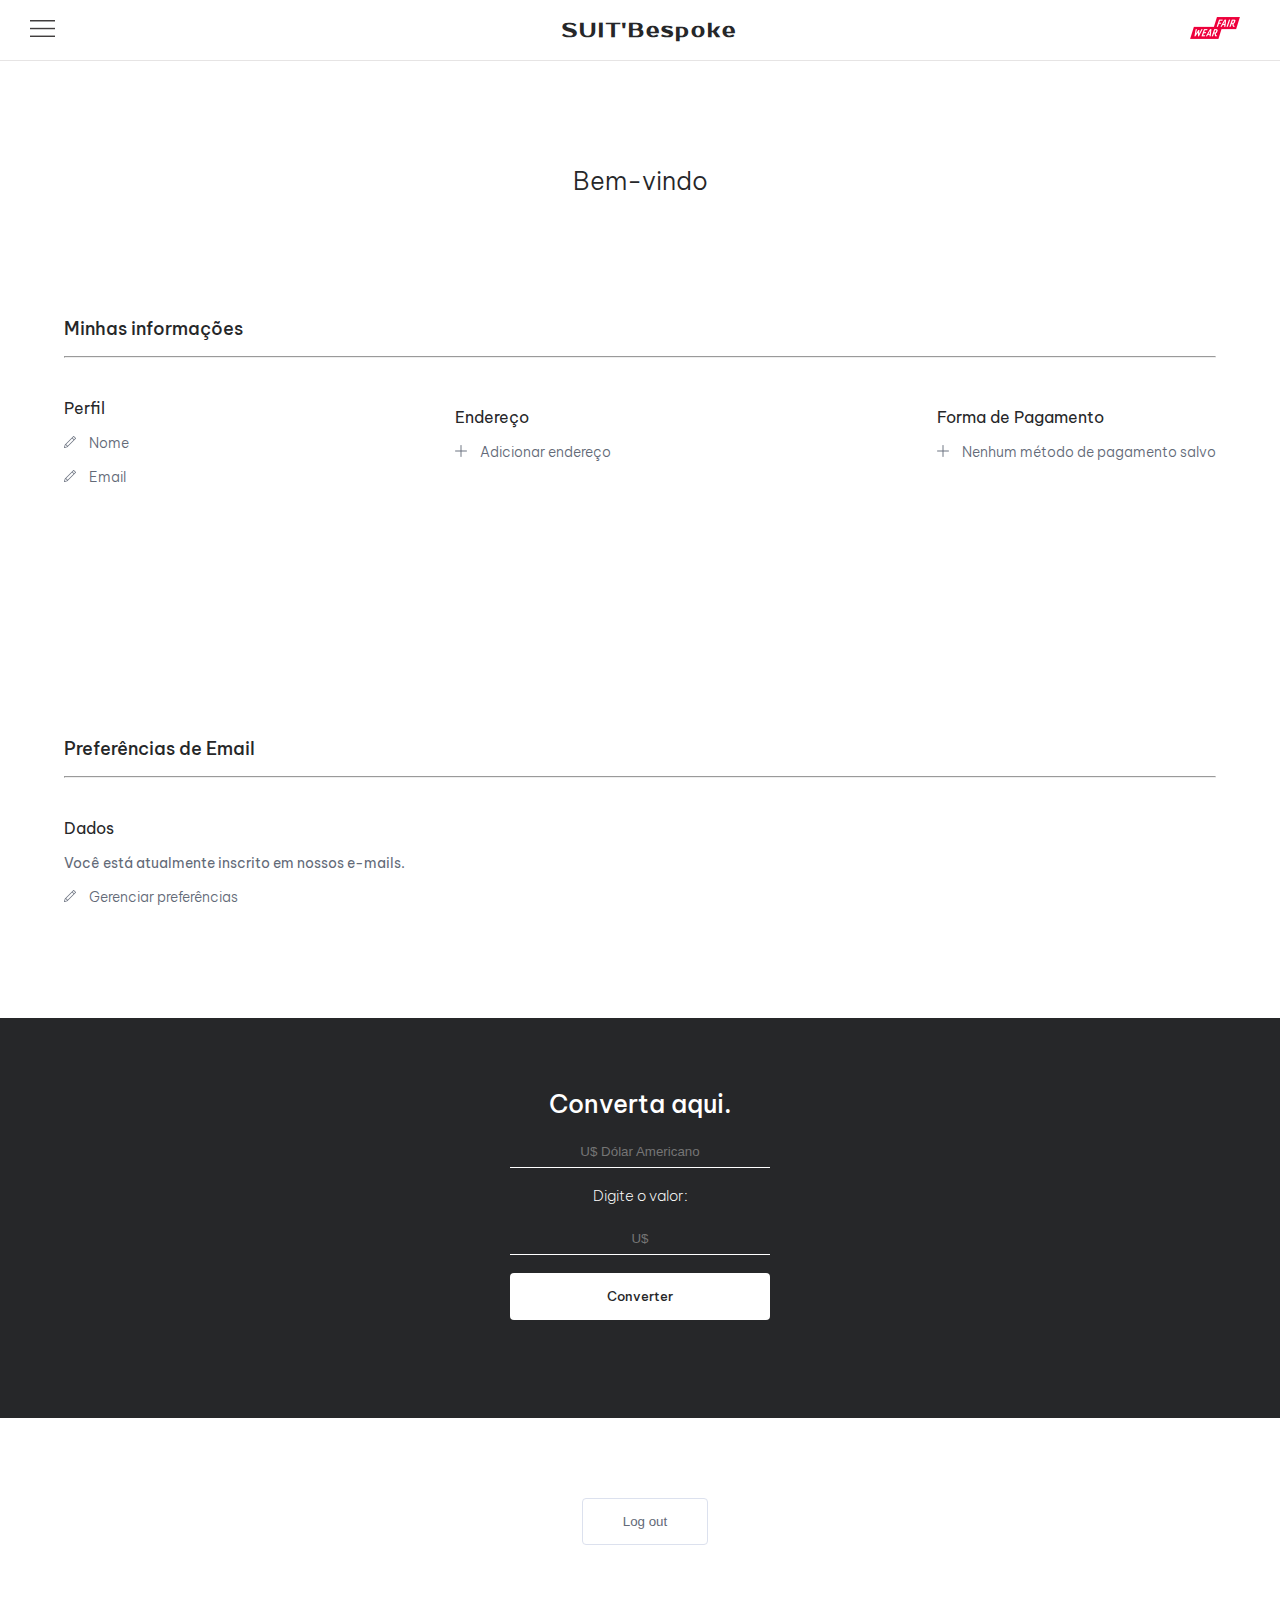
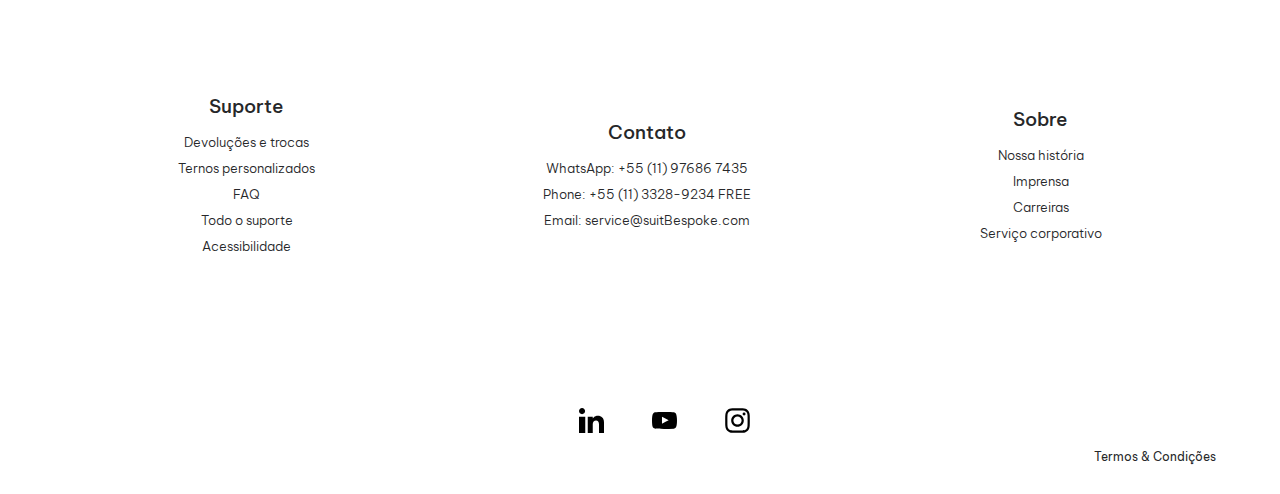
<file: site/public/myPage.html>
<!DOCTYPE html>
<html lang="pt-BR">

<head>
    <meta charset="UTF-8">
    <meta http-equiv="X-UA-Compatible" content="IE=edge">
    <meta name="viewport" content="width=device-width, initial-scale=1.0">
    <link rel="stylesheet" href="./css/global.style.css">
    <link rel="stylesheet" href="./css/myPage.style.css">
    <script src="./js/script.js"></script>
    <script src="./js/myPage.js"></script>
    <title>SUIT'Bespoke | Conta</title>
</head>

<body>
    <header class="main-header">
        <div class="header_nav">
            <button class="btn_toggle" onclick="abrirNav()">
                <span class="nav_icon">
                    <img class="nav_icon-hamburguer" src="./assets/icons/menu-de-tres-linhas.png" alt="">
                </span>
            </button>
        </div>
        <div class="header_nav_overlay" id="actionNav">
            <span><a class="fecharNavX" onclick="fecharNav()">&times;</a></span>
            <div class="container">
                <div class="navegation_nav">
                    <details class="collapse">
                        <summary class="title">Ternos</summary>
                        <a href="#">Clássicos</a><br>
                        <a href="#">Contemporâneo</a><br>
                        <a href="#">Tuxedo</a>
                    </details>
                    <details class="collapse">
                        <summary class="title">Sapatos</summary>
                        <a href="#">Oxford</a><br>
                        <a href="#">Monk Straps</a><br>
                        <a href="#">Loafer</a>
                    </details>
                    <details class="collapse">
                        <summary class="title">Acessórios</summary>
                        <a href="#">Gravatas</a><br>
                        <a href="#">Cinto</a><br>
                        <a href="#">Pocket Squares</a><br>
                    </details>
                    <img src="./assets/s.png" alt="">
                </div>
            </div>
        </div>
        <div class="header_nav_title">
            <h1 class="nav_title">SUIT'Bespoke</h1>
        </div>
        <div class="header_actions">
            <div class="header__actions-item">
                <a><img src="./assets/fair-wear-logo.png" alt=""></a>
            </div>
        </div>
    </header>

    <section class="account_title">
        <div class="container">
            <div class="content_title">
                <h3>Bem-vindo <p id="resultName"></p>
                </h3>
            </div>
            <div class="myInformation">
                <h3>Minhas informações</h3>
                <hr>
                <div class="contentBox">
                    <div class="contentMyInformation">
                        <h4>Perfil</h4>
                        <p id="nameUser"><button onclick="exibirNomeDoCliente()">
                        <img src="./assets/icons/ferramenta-lapis.png" alt=""></button>Nome</p>
                        <div id="contentBlockDoNome">
                            <input type="text" id="buscarNomeDoCliente"><br>
                            <button onclick="cadastrarNome()" id="btnDeCadastrarNome">Registrar nome</button>
                        </div>
                        <p id="emailUser"><button onclick="exibirEmailDoCliente()">
                        <img src="./assets/icons/ferramenta-lapis.png" alt=""></button>Email</p>
                        <div id="contentBlockDoEmail">
                            <input type="text" id="buscarEmailDoCliente"><br>
                            <button onclick="cadastrarEmail()" id="btnDeCadastrarEmail">Registrar email</button>
                        </div>
                    </div>
                    <div class="contentMyInformation">
                        <h4>Endereço</h4>
                        <p id="name"><button class="btnEndereco" onclick="exibirEndereco()">
                        <img src="./assets/icons/sinal-de-mais.png" alt=""></button>Adicionar endereço</p>
                        <p id="exibicaoDoEndereco"></p>
                        <div id="contentBlock">
                            <input type="text" id="buscarEnderecoDoCliente"><br>
                            <button onclick="cadastrarEndereco()">Registrar endereço</button>
                        </div>
                    </div>
                    <div class="contentMyInformation">
                        <h4>Forma de Pagamento</h4>
                        <p id="pagamento"><button onclick="exibirFormaDePagamento()"><img src="./assets/icons/sinal-de-mais.png"></button>Nenhum método de pagamento salvo</p>
                        <p id="exibicaoDeFormaDePagamento"></p>
                        <div id="contentBlockDaFormaDePagamento">
                            <input type="text" id="buscarFormaDePagamentoDoCliente"><br>
                            <button onclick="cadastrarFormaDePagamento()">Registrar forma de pagamento</button>
                        </div>
                    </div>
                </div>
            </div>
        </div>
    </section>

    <section class="account_title2">
        <div class="container">
            <div class="myInformation">
                <h3>Preferências de Email</h3>
                <hr>
                <div class="contentBox">
                    <div class="contentMyInformation">
                        <h4>Dados</h4>
                        <h5>Você está atualmente inscrito em nossos e-mails.</h5>
                        <p id="gerenciar"><button onclick="exibirEmailSecundario()">
                        <img src="./assets/icons/ferramenta-lapis.png" alt=""></button>Gerenciar preferências</p>
                        <p id="exibicaoDoEmailSecundario"></p>
                        <div id="contentBlockEmailReserva">
                            <input type="text" id="buscarEmailReservaDoCliente"><br>
                            <button onclick="cadastrarEmailReserva()">Registrar email secundário</button>
                        </div>
                    </div>
                </div>
            </div>
        </div>
    </section>

    <section class="convertPage">
        <div class="container">
            <div class="align">
                <div class="contentConverter">
                    <h1>Converta aqui.</h1>
                    <input type="text" placeholder="U$ Dólar Americano" disabled class="inputDisabled"><br>
                    <label for="">Digite o valor:</label><br>
                    <input type="text" id="input_1" placeholder="U$"><br>
                    <button onclick="converter()">Converter</button><br>
                    <div id="resultado"></div>
                </div>
            </div>
        </div>
    </section>

    <section class="logautPage">
        <div class="container">
            <div class="content-btn">
                <button onclick="deslogar()">Log out</button>
            </div>
        </div>
    </section>

    <section class="section_footerContact">
        <div class="container">
            <div class="containerBox">
                <div class="footerBox">
                    <h3>Suporte</h3>
                    <li><a href="#">Devoluções e trocas</a></li>
                    <li><a href="">Ternos personalizados</a></li>
                    <li><a href="">FAQ</a></li>
                    <li><a href="">Todo o suporte</a></li>
                    <li><a href="">Acessibilidade</a></li>
                </div>
                <div class="footerBox">
                    <h3>Contato</h3>
                    <li><a href="#">WhatsApp: +55 (11) 97686 7435</a></li>
                    <li><a href="">Phone: +55 (11) 3328-9234 FREE</a></li>
                    <li><a href="">Email: service@suitBespoke.com</a></li>
                </div>
                <div class="footerBox">
                    <h3>Sobre</h3>
                    <li><a href="#">Nossa história</a></li>
                    <li><a href="">Imprensa</a></li>
                    <li><a href="">Carreiras</a></li>
                    <li><a href="">Serviço corporativo</a></li>
                </div>
            </div>
        </div>
    </section>

    <section class="section_footerRedes">
        <div class="container">
            <div class="containerRedes">
                <div class="contentRedes">
                    <img src="./assets/icons/1178889801553666147.svg" alt="">
                    <img src="./assets/icons/16124160831554469335.svg" alt="">
                    <img src="./assets/icons/16304616191553750378.svg" alt="">
                </div>
                <div class="contentLink">
                    <p>Termos & Condições</p>
                </div>
            </div>
        </div>
    </section>

</body>

</html>
</file>
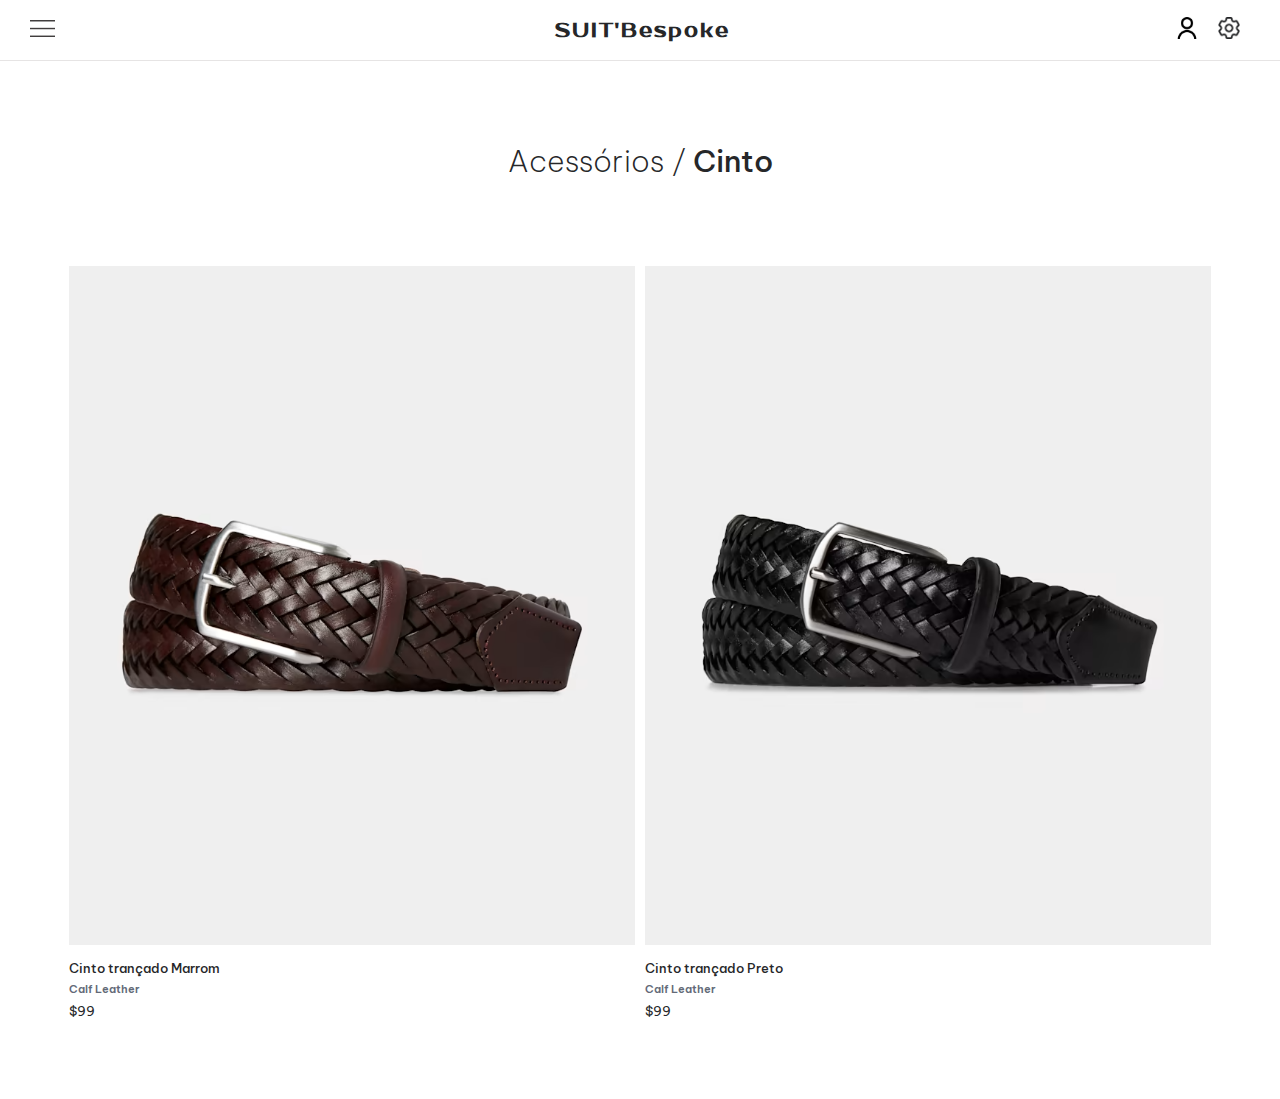
<file: site/public/sectionCinto.html>
<!DOCTYPE html>
<html lang="pt-BR">

<head>
    <meta charset="UTF-8">
    <meta http-equiv="X-UA-Compatible" content="IE=edge">
    <meta name="viewport" content="width=device-width, initial-scale=1.0">
    <link rel="stylesheet" href="./css/sectionClassic.css">
    <link rel="stylesheet" href="./css/global.style.css">
    <script src="./js/script.js"></script>
    <link rel="shortcut icon" type="imagem/x-icon" href="./assets/s.png">
    <title>Cinto | Suit'Bespoke</title>
</head>

<body>
    <header class="main-header">
        <div class="header_nav">
            <button class="btn_toggle" onclick="abrirNav()">
                <span class="nav_icon">
                    <img class="nav_icon-hamburguer" src="./assets/icons/menu-de-tres-linhas.png" alt="">
                </span>
            </button>
        </div>
        <div class="header_nav_overlay" id="actionNav">
            <span><a class="fecharNavX" onclick="fecharNav()">&times;</a></span>
            <div class="container">
                <div class="navegation_nav">
                    <details class="collapse">
                        <summary class="title">Ternos</summary>
                        <a href="SectionClassic.html">Clássicos</a><br>
                        <a href="sectionComteporary.html">Contemporâneo</a><br>
                        <a href="sectionTuxedo.html">Tuxedo</a>
                    </details>
                    <details class="collapse">
                        <summary class="title">Sapatos</summary>
                        <a href="sectionOxford.html">Oxford</a><br>
                        <a href="sectionMonkStrap.html">Monk Straps</a><br>
                        <a href="sectionLoafer.html">Loafer</a>
                    </details>
                    <details class="collapse">
                        <summary class="title">Acessórios</summary>
                        <a href="sectionTies.html">Gravatas</a><br>
                        <a href="sectionCinto.html">Cinto</a><br>
                        <a href="sectionPocket.html">Pocket Squares</a><br>
                    </details>
                    <img src="./assets/s.png" alt="">
                </div>
            </div>
        </div>
        <div class="header_nav_title">
            <a class="nav_title" href="index.html">SUIT'Bespoke</a>
        </div>
        <div class="header_actions">
            <div class="header__actions-item">
                <button onclick="entrar()"><img src="./assets/icons/perfil-de-usuario.png" alt=""></a></button>
            </div>
            <div class="header__actions-item">
                <a href=""><img src="./assets/icons/configuracao.png" alt=""></a>
            </div>
        </div>
    </header>

    <section class="titleCenter">
        <div class="container">
            <div class="content">
                <h1>Acessórios / <span>Cinto</span></h1>
            </div>
        </div>
    </section>

    <section class="productSuits">
        <div class="container">
            <div class="contentDisplay">
                <div class="contentSuits" id="container">
                    <a href=""><img src="./assets/cintoMarrom.png" alt=""><br></a>
                    <h4>Cinto trançado Marrom</h4>
                    <p class="p_description">Calf Leather</p>
                    <h3>$99</h3>
                </div>
                <div class="contentSuits" id="container">
                    <a href=""><img src="./assets/cintoPreto.png" alt=""><br></a>
                    <h4>Cinto trançado Preto</h4>
                    <p class="p_description">Calf Leather</p>
                    <h3>$99</h3>
                </div>
            </div>
        </div>
    </section>

</body>

</html>
</file>
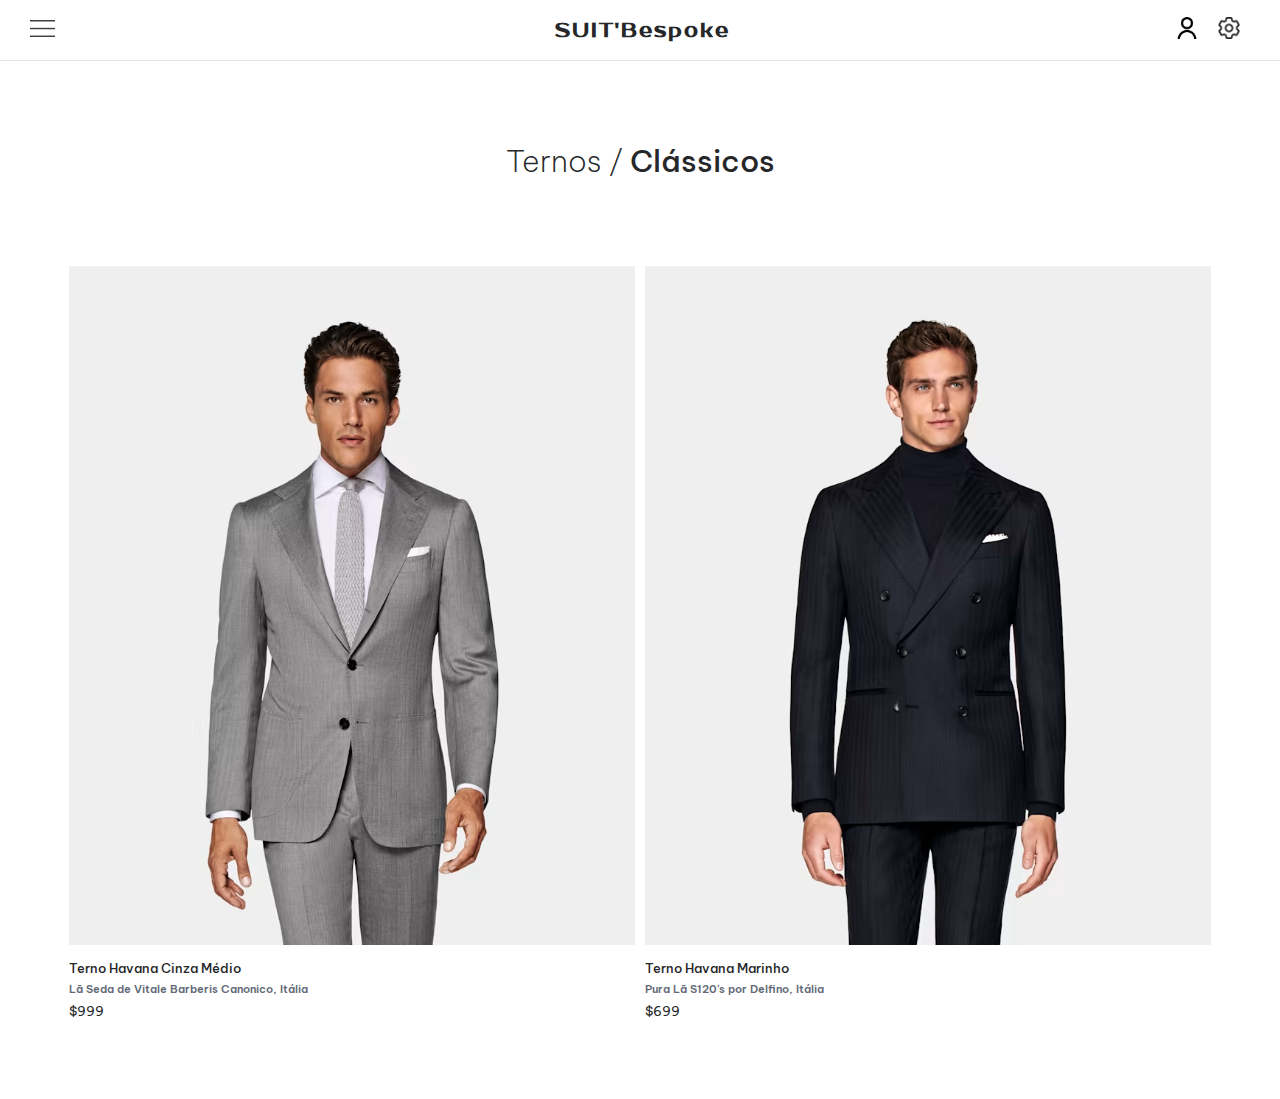
<file: site/public/SectionClassic.html>
<!DOCTYPE html>
<html lang="pt-BR">

<head>
    <meta charset="UTF-8">
    <meta http-equiv="X-UA-Compatible" content="IE=edge">
    <meta name="viewport" content="width=device-width, initial-scale=1.0">
    <link rel="stylesheet" href="./css/sectionClassic.css">
    <link rel="stylesheet" href="./css/global.style.css">
    <script src="./js/script.js"></script>
    <link rel="shortcut icon" type="imagem/x-icon" href="./assets/s.png">
    <title>Classic Suits</title>
</head>

<body>
    <header class="main-header">
        <div class="header_nav">
            <button class="btn_toggle" onclick="abrirNav()">
                <span class="nav_icon">
                    <img class="nav_icon-hamburguer" src="./assets/icons/menu-de-tres-linhas.png" alt="">
                </span>
            </button>
        </div>
        <div class="header_nav_overlay" id="actionNav">
            <span><a class="fecharNavX" onclick="fecharNav()">&times;</a></span>
            <div class="container">
                <div class="navegation_nav">
                    <details class="collapse">
                        <summary class="title">Ternos</summary>
                        <a href="SectionClassic.html">Clássicos</a><br>
                        <a href="sectionComteporary.html">Contemporâneo</a><br>
                        <a href="sectionTuxedo.html">Tuxedo</a>
                    </details>
                    <details class="collapse">
                        <summary class="title">Sapatos</summary>
                        <a href="sectionOxford.html">Oxford</a><br>
                        <a href="sectionMonkStrap.html">Monk Straps</a><br>
                        <a href="sectionLoafer.html">Loafer</a>
                    </details>
                    <details class="collapse">
                        <summary class="title">Acessórios</summary>
                        <a href="#">Gravatas</a><br>
                        <a href="#">Cinto</a><br>
                        <a href="#">Pocket Squares</a><br>
                    </details>
                    <img src="./assets/s.png" alt="">
                </div>
            </div>
        </div>
        <div class="header_nav_title">
            <a class="nav_title" href="index.html">SUIT'Bespoke</a>
        </div>
        <div class="header_actions">
            <div class="header__actions-item">
                <button onclick="entrar()"><img src="./assets/icons/perfil-de-usuario.png" alt=""></a></button>
            </div>
            <div class="header__actions-item">
                <a href=""><img src="./assets/icons/configuracao.png" alt=""></a>
            </div>
        </div>
    </header>

    <section class="titleCenter">
        <div class="container">
            <div class="content">
                <h1>Ternos / <span>Clássicos</span></h1>
            </div>
        </div>
    </section>

    <section class="productSuits">
        <div class="container">
            <div class="contentDisplay">
                <div class="contentSuits">
                    <a href=""><img src="./assets/ternoClassico.png" alt=""><br></a>
                    <h4>Terno Havana Cinza Médio</h4>
                    <p class="p_description">Lã Seda de Vitale Barberis Canonico, Itália</p>
                    <h3>$999</h3>
                </div>
                <div class="contentSuits">
                    <a href=""><img src="./assets/ternoClassicoBlack.png" alt=""><br></a>
                    <h4>Terno Havana Marinho</h4>
                    <p class="p_description">Pura Lã S120's por Delfino, Itália</p>
                    <h3>$699</h3>
                </div>
            </div>
        </div>
    </section>

</body>

</html>
</file>
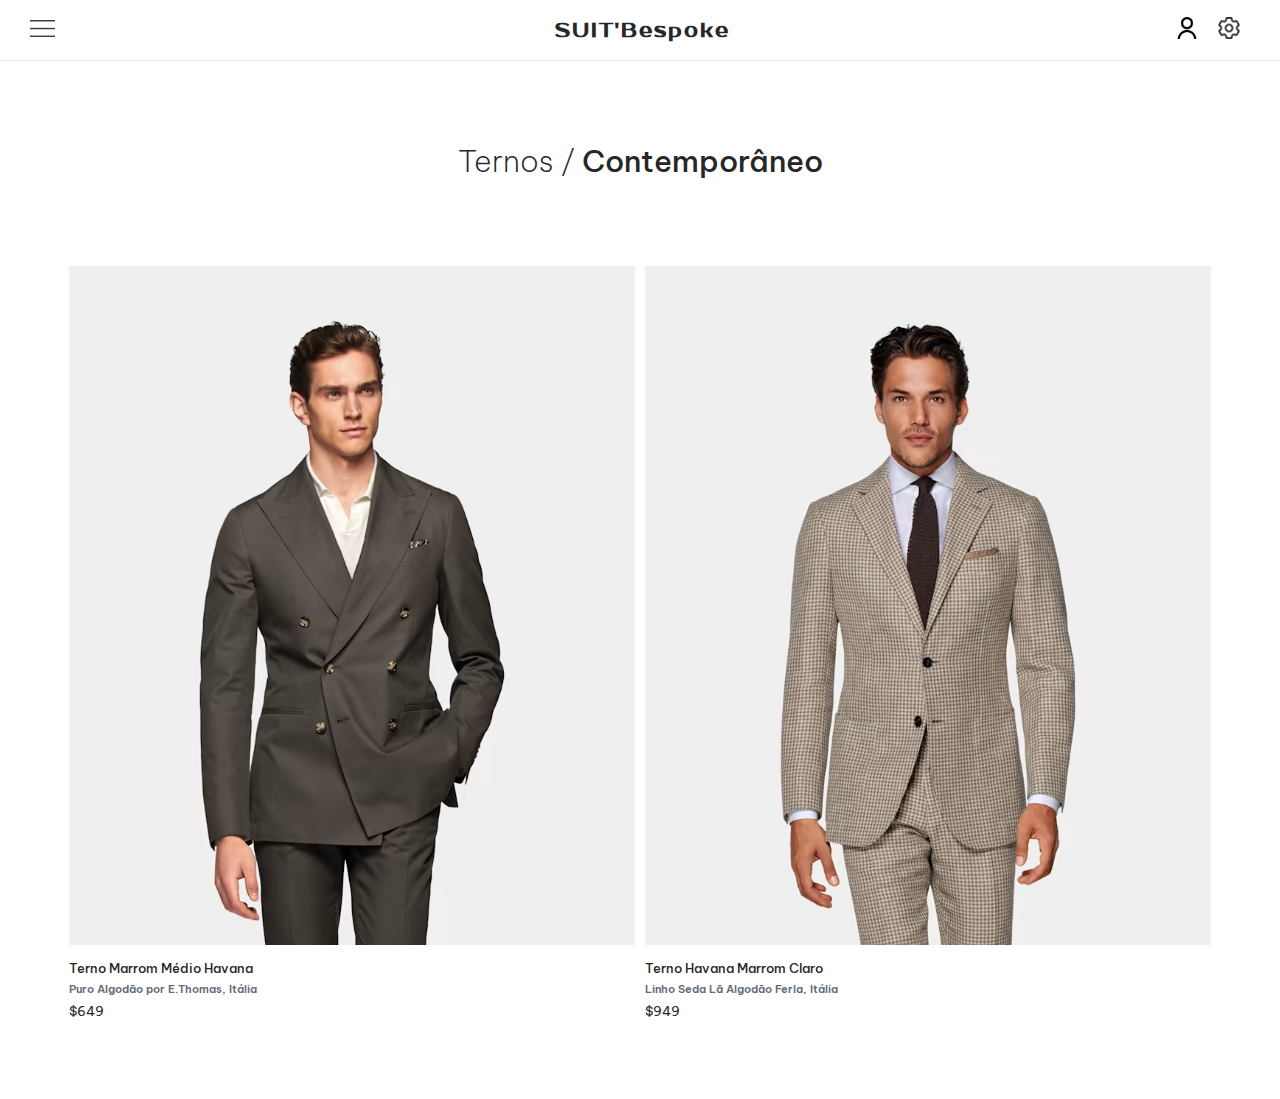
<file: site/public/sectionComteporary.html>
<!DOCTYPE html>
<html lang="pt-BR">
<head>
    <meta charset="UTF-8">
    <meta http-equiv="X-UA-Compatible" content="IE=edge">
    <meta name="viewport" content="width=device-width, initial-scale=1.0">
    <link rel="stylesheet" href="./css/sectionClassic.css">
    <link rel="stylesheet" href="./css/global.style.css">
    <script src="./js/script.js"></script>
    <link rel="shortcut icon" type="imagem/x-icon" href="./assets/s.png">
    <title>Contemporary Suits</title>
</head>
<body>
    <header class="main-header">
        <div class="header_nav">
            <button class="btn_toggle" onclick="abrirNav()">
                <span class="nav_icon">
                    <img class="nav_icon-hamburguer" src="./assets/icons/menu-de-tres-linhas.png" alt="">
                </span>
            </button>
        </div>
        <div class="header_nav_overlay" id="actionNav">
            <span><a class="fecharNavX" onclick="fecharNav()">&times;</a></span>
            <div class="container">
                <div class="navegation_nav">
                    <details class="collapse">
                        <summary class="title">Ternos</summary>
                        <a href="SectionClassic.html">Clássicos</a><br>
                        <a href="sectionComteporary.html">Contemporâneo</a><br>
                        <a href="sectionTuxedo.html">Tuxedo</a>
                    </details>
                    <details class="collapse">
                        <summary class="title">Sapatos</summary>
                        <a href="sectionOxford.html">Oxford</a><br>
                        <a href="sectionMonkStrap.html">Monk Straps</a><br>
                        <a href="sectionLoafer.html">Loafer</a>
                    </details>
                    <details class="collapse">
                        <summary class="title">Acessórios</summary>
                        <a href="#">Gravatas</a><br>
                        <a href="#">Cinto</a><br>
                        <a href="#">Pocket Squares</a><br>
                    </details>
                    <img src="./assets/s.png" alt="">
                </div>
            </div>
        </div>
        <div class="header_nav_title">
            <a class="nav_title" href="index.html">SUIT'Bespoke</a>
        </div>
        <div class="header_actions">
            <div class="header__actions-item">
                <button onclick="entrar()"><img src="./assets/icons/perfil-de-usuario.png" alt=""></a></button>
            </div>
            <div class="header__actions-item">
                <a href=""><img src="./assets/icons/configuracao.png" alt=""></a>
            </div>
        </div>
    </header>

    <section class="titleCenter">
        <div class="container">
            <div class="content">
                <h1>Ternos / <span>Contemporâneo</span></h1>
            </div>
        </div>
    </section>

    <section class="productSuits">
        <div class="container">
            <div class="contentDisplay">
                <div class="contentSuits">
                    <a href=""><img src="./assets/suitContemporaryMarrom.png" alt=""><br></a>
                    <h4>Terno Marrom Médio Havana</h4>
                    <p class="p_description">Puro Algodão por E.Thomas, Itália</p>
                    <h3>$649</h3>
                </div>
                <div class="contentSuits">
                    <a href=""><img src="./assets/suitContemporaryMarrom2.png" alt=""><br></a>
                    <h4>Terno Havana Marrom Claro</h4>
                    <p class="p_description">Linho Seda Lã Algodão Ferla, Itália</p>
                    <h3>$949</h3>
                </div>
            </div>
        </div>
    </section>

</body>

</html>
</file>
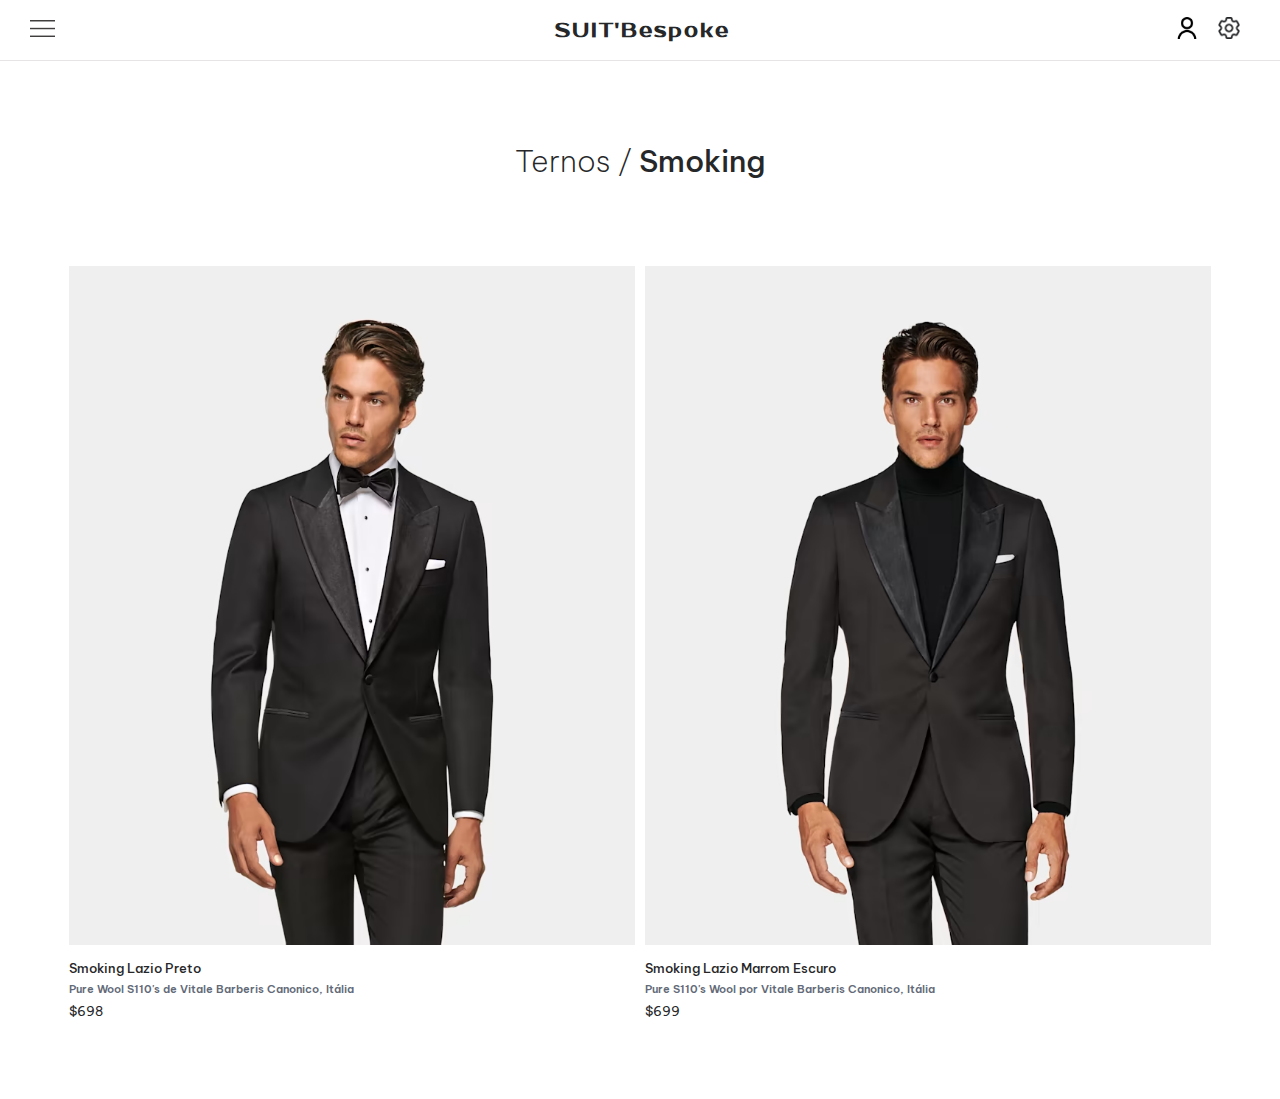
<file: site/public/sectionTuxedo.html>
<!DOCTYPE html>
<html lang="pt-BR">

<head>
    <meta charset="UTF-8">
    <meta http-equiv="X-UA-Compatible" content="IE=edge">
    <meta name="viewport" content="width=device-width, initial-scale=1.0">
    <link rel="stylesheet" href="./css/sectionClassic.css">
    <link rel="stylesheet" href="./css/global.style.css">
    <script src="./js/script.js"></script>
    <link rel="shortcut icon" type="imagem/x-icon" href="./assets/s.png">
    <title>Tuxedo Suits</title>
</head>

<body>
    <header class="main-header">
        <div class="header_nav">
            <button class="btn_toggle" onclick="abrirNav()">
                <span class="nav_icon">
                    <img class="nav_icon-hamburguer" src="./assets/icons/menu-de-tres-linhas.png" alt="">
                </span>
            </button>
        </div>
        <div class="header_nav_overlay" id="actionNav">
            <span><a class="fecharNavX" onclick="fecharNav()">&times;</a></span>
            <div class="container">
                <div class="navegation_nav">
                    <details class="collapse">
                        <summary class="title">Ternos</summary>
                        <a href="SectionClassic.html">Clássicos</a><br>
                        <a href="sectionComteporary.html">Contemporâneo</a><br>
                        <a href="sectionTuxedo.html">Tuxedo</a>
                    </details>
                    <details class="collapse">
                        <summary class="title">Sapatos</summary>
                        <a href="sectionOxford.html">Oxford</a><br>
                        <a href="sectionMonkStrap.html">Monk Straps</a><br>
                        <a href="sectionLoafer.html">Loafer</a>
                    </details>
                    <details class="collapse">
                        <summary class="title">Acessórios</summary>
                        <a href="#">Gravatas</a><br>
                        <a href="#">Cinto</a><br>
                        <a href="#">Pocket Squares</a><br>
                    </details>
                    <img src="./assets/s.png" alt="">
                </div>
            </div>
        </div>
        <div class="header_nav_title">
            <a class="nav_title" href="index.html">SUIT'Bespoke</a>
        </div>
        <div class="header_actions">
            <div class="header__actions-item">
                <button onclick="entrar()"><img src="./assets/icons/perfil-de-usuario.png" alt=""></a></button>
            </div>
            <div class="header__actions-item">
                <a href=""><img src="./assets/icons/configuracao.png" alt=""></a>
            </div>
        </div>
    </header>

    <section class="titleCenter">
        <div class="container">
            <div class="content">
                <h1>Ternos / <span>Smoking</span></h1>
            </div>
        </div>
    </section>

    <section class="productSuits">
        <div class="container">
            <div class="contentDisplay">
                <div class="contentSuits">
                    <a href=""><img src="./assets/tuxedoBlack.png" alt=""><br></a>
                    <h4>Smoking Lazio Preto</h4>
                    <p class="p_description">Pure Wool S110's de Vitale Barberis Canonico, Itália</p>
                    <h3>$698</h3>
                </div>
                <div class="contentSuits">
                    <a href=""><img src="./assets/tuxedosemTie.png" alt=""><br></a>
                    <h4>Smoking Lazio Marrom Escuro</h4>
                    <p class="p_description">Pure S110's Wool por Vitale Barberis Canonico, Itália</p>
                    <h3>$699</h3>
                </div>
            </div>
        </div>
    </section>

</body>

</html>
</file>
<file: site/public/css/myPage.style.css>
@import url('https://fonts.googleapis.com/css2?family=Prosto+One&display=swap');
@import url('https://fonts.googleapis.com/css2?family=Be+Vietnam+Pro:ital,wght@0,100;0,200;0,300;0,400;0,500;0,600;0,700;0,800;0,900;1,100;1,200;1,300;1,400;1,500;1,600;1,700;1,800;1,900&display=swap');

header{
    display: flex;
    justify-content: space-between;
    align-items: center;
    height: 20px;
    padding: 30px;
    background-color: var(--white);
}

header.sticky {
    padding: 5px 30px;
    -webkit-transition: 0.3s;
    transition: 0.3s;
    z-index: 2;
    width: 100%;
    /* position: fixed; */
    height: 60px;
    border-bottom: 1px solid rgb(230, 228, 228);
}

.main-header{
    border-bottom: 1px solid rgb(230, 228, 228);
}

.container{
    width: 90%;
    margin: 0 auto;
}

.btn_toggle{
    border: none;
    background-color: var(--blue-white);
    cursor: pointer;
}

.nav_icon-hamburguer{
    width: 25px;
}

.header_nav_overlay{
    width: 0%;
    height: 100%;
    background-color: var(--white);
    z-index: 9;
    position: fixed;
    left: 0;
    top: 0;
    overflow-x: hidden;
    transition: all .5s;
}

.fecharNavX{
    position: absolute;
    right: 45px;
    font-size: 55px;
    color: var(--blue-darkest);
}

.navegation_nav{
    display: flex;
    flex-direction: column;
    padding: 100px 10px;
}

.navegation_nav details{
    list-style: none;
    cursor: pointer;
    margin-bottom: 4rem;
    color: var(--blue-darkest);
    font-size: 20px;
    font-family: 'Be Vietnam Pro', sans-serif;
    font-weight: 300;
}

.navegation_nav summary{
    list-style: none;
    cursor: pointer;
    margin-bottom: 1rem;
}

.navegation_nav li,a{
    cursor: pointer;
    color: var(--blue-darkest);
    font-size: 17px;
    font-family: 'Be Vietnam Pro', sans-serif;
    font-weight: 200;
}

.navegation_nav .title:hover{
    transition: .3s;
    color: rgb(168, 168, 168);
}

.navegation_nav img{
    margin-top: 3rem;
    width: 50px;
}

.collapse a:hover{
    transition: .3s;
    color: rgb(168, 168, 168);
}

.nav_title{
    font-family: 'Prosto One', cursive;
    color: var(--blue-darkest);
    font-size: 20px;
    letter-spacing: 0.1em;
    cursor: pointer;
}

.header_actions{
    display: flex;
    justify-content: space-around;
    align-items: center;
}

.header__actions-item{
    margin: 10px;
}

.header__actions-item img{
    width: 22px;
}

.header__actions-item button{
    border: none;
    background-color: var(--white);
    cursor: pointer;
}

.header_nav_title{
    margin-left: 4rem;
}

.account_title{
    width: 100%;
    height: 100px;
    margin-top: 4rem;
}

.content_title{
    display: flex;
    justify-content: center;
    align-items: center;
}

.content_title h3{
    padding: 40px;
    text-align: center;
    font-size: 25px;
    font-family: 'Be Vietnam Pro', sans-serif;
    font-weight: 300;
    color: var(--blue-darkest);
    cursor: default;
}

.myInformation h3{
    margin-top: 5rem;
    margin-bottom: 1rem;
    font-size: 18px;
    font-family: 'Be Vietnam Pro', sans-serif;
    font-weight: 500;
    color: var(--blue-darkest);
    cursor: default;
}

.contentBox{
    display: flex;
    justify-content: space-between;
    align-items: center;
    margin-top: 2.5rem;
}

.contentMyInformation{
    display: flex;
    flex-direction: column;
}

.contentMyInformation h4{
    margin-bottom: 1rem;
    font-size: 16px;
    font-family: 'Be Vietnam Pro', sans-serif;
    font-weight: 400;
    color: var(--blue-darkest);
    cursor: default;
}

.contentMyInformation p{
    font-size: 14px;
    font-family: 'Be Vietnam Pro', sans-serif;
    font-weight: 300;
    color: var(--light-gray);
    cursor: default;
    margin-bottom: 1rem;
}

.contentMyInformation img{
    width: 12px;
    margin-right: 5px;
}

.account_title2{
    margin-top: 32rem;
}

.contentMyInformation h5{
    font-size: 14px;
    font-family: 'Be Vietnam Pro', sans-serif;
    font-weight: 400;
    color: var(--light-gray);
    cursor: default;
    margin-bottom: 1rem;
}

#name{
    cursor: pointer;
}

.logautPage{
    margin-top: 5rem;
    width: 100%;
    height: 100px;
    margin-bottom: 3rem;
}

.content-btn{
    display: flex;
    justify-content: center;
    align-items: center;
}

.content-btn button{
    margin-left: 10px;
    border: none;
    background-color: var(--white);
    color: var(--light-gray);
    border: solid 1px var(--gray);
    padding: 15px 40px;
    border-radius: 4px;
    font-weight: 400;
}

.content-btn button:hover{
    transition: .5s;
    border: solid 1px var(--light-gray);
}

.section_footerContact{
    margin-top: 6rem;
    width: 100%;
    height: 250px;
}

.containerBox{
    display: flex;
    justify-content: space-around;
    align-items: center;
}

.containerSuporte{
    display: flex;
    flex-direction: column;
    align-items: center;
}

.footerBox h3{
    text-align: center;
    margin-bottom: 1rem;
    font-weight: 500;
    font-size: 19px;
    text-align: center;
    cursor: default;
    font-family: 'Be Vietnam Pro', sans-serif;
    color: var(--blue-darkest);
}

.footerBox li,a{
    list-style: none;
    text-align: center;
    margin-bottom: 10px;
    color: var(--blue-darkest);
    font-family: 'Be Vietnam Pro', sans-serif;
    font-size: 13px;
    font-weight: 300;
}

.section_footerRedes{
    width: 100%;
    height: 150px;
}

.contentRedes{
    display: flex;
    align-items: center;
    justify-content: center;
}

.contentRedes img{
    margin-left: 3rem;
    margin-top: 4rem;
    width: 25px;
}

.contentLink p{
    color: var(--blue-darkest);
    font-size: 12px;
    margin-top: 1rem;
    text-align: end;
    cursor: default;
    font-family: 'Be Vietnam Pro', sans-serif;
}

.header__actions-item img{
    width: 50px;
    cursor: default;
}

.convertPage{
    width: 100%;
    height: 400px;
    margin-top: 5rem;
    background-color: var(--blue-darkest);
    display: flex;
    align-items: center;
    justify-content: center;
}

.align{
    display: flex;
    align-items: center;
    justify-content: center;
}

.contentConverter{
    display: flex;
    flex-direction: column;
    width: 300px;
    height: 300px;
    padding: 20px;
}

.contentConverter h1{
    text-align: center;
    margin-bottom: 1rem;
    font-weight: 500;
    font-size: 25px;
    cursor: default;
    font-family: 'Be Vietnam Pro', sans-serif;
    color: var(--white);
}

.inputDisabled{
    padding: 8px 20px;
    border: none;
    background-color: var(--white);
    color: var(--light-gray);
    border: solid 1px var(--gray);
    font-weight: 300;
    text-align: center;
}

.contentConverter label{
    text-align: center;
    font-weight: 200;
    font-size: 15px;
    cursor: default;
    font-family: 'Be Vietnam Pro', sans-serif;
    color: var(--white);
}

.contentConverter input{
    padding: 8px 20px;
    border: none;
    background-color: var(--blue-darkest);
    color: var(--white);
    border-bottom: 1px solid var(--white);
    font-weight: 400;
    text-align: center;
    outline: none;
}

.contentConverter button{
    padding: 15px 20px;
    border: none;
    background-color: var(--white);
    color: var(--blue-darkest);
    border-radius: 4px;
    font-weight: 500;
    text-align: center;
    outline: none;
    font-family: 'Be Vietnam Pro', sans-serif;
    cursor: pointer;
}

#resultado{
    font-weight: 400;
    font-size: 15px;
    cursor: default;
    font-family: 'Be Vietnam Pro', sans-serif;
    color: var(--white);
    text-align: center;
}

.contentMyInformation button{
    background-color: var(--white);
    border: none;
    margin-right: 8px;
    cursor: pointer;
}

#contentBlockDoNome input{
    width: 138px;
    padding: 10px 20px;
    outline: none;
    border: none;
    border-bottom: 1px solid var(--blue-darkest);
}

#contentBlockDoNome button{
    background-color: var(--blue-darkest);
    color: var(--white);
    font-family: 'Be Vietnam Pro', sans-serif;
    font-weight: 300;
    padding: 10px 20px;
    margin-bottom: 20px;
}

#contentBlockDoEmail input{
    width: 138px;
    padding: 10px 20px;
    outline: none;
    border: none;
    border-bottom: 1px solid var(--blue-darkest);
}

#contentBlockDoEmail button{
    background-color: var(--blue-darkest);
    color: var(--white);
    font-family: 'Be Vietnam Pro', sans-serif;
    font-weight: 300;
    padding: 10px 20px;
}

#contentBlockDoNome{
    display: none;
}

#contentBlockDoEmail{
    display: none;
}

#contentBlock{
    display: none;
}

#resultName{
    font-weight: 700;
}

#contentBlock input{
    width: 160px;
    padding: 10px 20px;
    outline: none;
    border: none;
    border-bottom: 1px solid var(--blue-darkest);
}

#contentBlock button{
    background-color: var(--blue-darkest);
    color: var(--white);
    font-family: 'Be Vietnam Pro', sans-serif;
    font-weight: 300;
    padding: 10px 20px;
}

#contentBlockEmailReserva{
    display: none;
}

#contentBlockEmailReserva input{
    width: 160px;
    padding: 10px 20px;
    outline: none;
    border: none;
    border-bottom: 1px solid var(--blue-darkest);
    margin-right: 2rem;
}

#contentBlockEmailReserva button{
    background-color: var(--blue-darkest);
    color: var(--white);
    font-family: 'Be Vietnam Pro', sans-serif;
    font-weight: 300;
    padding: 10px 20px;
}

#contentBlockDaFormaDePagamento{
    display: none;
}

#contentBlockDaFormaDePagamento input{
    width: 160px;
    padding: 10px 20px;
    outline: none;
    border: none;
    border-bottom: 1px solid var(--blue-darkest);
    margin-right: 2rem;
}

#contentBlockDaFormaDePagamento button{
    background-color: var(--blue-darkest);
    color: var(--white);
    font-family: 'Be Vietnam Pro', sans-serif;
    font-weight: 300;
    padding: 10px 20px;
}
</file>
<file: site/public/css/sectionClassic.css>
@import url('https://fonts.googleapis.com/css2?family=Prosto+One&display=swap');
@import url('https://fonts.googleapis.com/css2?family=Be+Vietnam+Pro:ital,wght@0,100;0,200;0,300;0,400;0,500;0,600;0,700;0,800;0,900;1,100;1,200;1,300;1,400;1,500;1,600;1,700;1,800;1,900&display=swap');

header{
    display: flex;
    justify-content: space-between;
    align-items: center;
    height: 20px;
    padding: 30px;
    background-color: var(--white);
    border-bottom: 1px solid rgb(230, 228, 228);
}

header.sticky {
    padding: 5px 30px;
    -webkit-transition: 0.3s;
    transition: 0.3s;
    z-index: 2;
    width: 100%;
    position: fixed;
    height: 60px;
    border-bottom: 1px solid rgb(230, 228, 228);
}

.container{
    width: 90%;
    margin: 0 auto;
}

.btn_toggle{
    border: none;
    background-color: var(--blue-white);
    cursor: pointer;
}

.nav_icon-hamburguer{
    width: 25px;
}

.header_nav_overlay{
    width: 0%;
    height: 100%;
    background-color: var(--white);
    z-index: 9;
    position: fixed;
    left: 0;
    top: 0;
    overflow-x: hidden;
    transition: all .5s;
}

.fecharNavX{
    position: absolute;
    right: 45px;
    font-size: 55px;
    color: var(--blue-darkest);
}

.navegation_nav{
    display: flex;
    flex-direction: column;
    padding: 100px 10px;
}

.navegation_nav details{
    list-style: none;
    cursor: pointer;
    margin-bottom: 4rem;
    color: var(--blue-darkest);
    font-size: 20px;
    font-family: 'Be Vietnam Pro', sans-serif;
    font-weight: 300;
}

.navegation_nav summary{
    list-style: none;
    cursor: pointer;
    margin-bottom: 1rem;
}

.navegation_nav li,a{
    cursor: pointer;
    color: var(--blue-darkest);
    font-size: 17px;
    font-family: 'Be Vietnam Pro', sans-serif;
    font-weight: 200;
}

.navegation_nav .title:hover{
    transition: .3s;
    color: rgb(168, 168, 168);
}

.navegation_nav img{
    margin-top: 3rem;
    width: 50px;
}

.collapse a:hover{
    transition: .3s;
    color: rgb(168, 168, 168);
}

.nav_title{
    font-family: 'Prosto One', cursive;
    color: var(--blue-darkest);
    font-size: 20px;
    letter-spacing: 0.1em;
    cursor: pointer;
    font-weight: 800;
}

.header_actions{
    display: flex;
    justify-content: space-around;
    align-items: center;
}

.header__actions-item{
    margin: 10px;
}

.header__actions-item img{
    width: 22px;
}

.header__actions-item button{
    border: none;
    background-color: var(--white);
    cursor: pointer;
}

.header_nav_title{
    margin-left: 4rem;
}

/* FIM Navbar */

.titleCenter{
    width: 100%;
    height: 200px;
    display: flex;
    align-items: center;
    justify-content: center;
}

.content{
    display: flex;
    align-items: center;
    justify-content: center;
}

.content h1{
    font-family: 'Be Vietnam Pro', sans-serif;
    color: var(--blue-darkest);
    font-size: 30px;
    font-weight: 200;
}

.content span{
    font-weight: 500;
}

.productSuits{
    width: 100%;
    height: 600px;
}

.contentDisplay{
    display: flex;
    justify-content: space-evenly;
    align-items: center;
}

.contentSuits{
    display: flex;
    flex-direction: column;
    margin: 5px;
    margin-bottom: 5rem;
}

.contentSuits img{
    width: 100%;
}

.contentSuits h4{
    margin-top: 5px;
    font-style: normal;
    font-weight: 500;
    font-size: 13px;
    line-height: 27px;
    font-family: 'Be Vietnam Pro', sans-serif;
    color: var(--blue-darkest);
    cursor: default;
}

.p_description{
    font-style: normal;
    font-weight: 600;
    font-size: 11px;
    color: var(--light-gray);
    font-family: 'Be Vietnam Pro', sans-serif;
    cursor: default;
}

.contentSuits h3{
    margin-top: 7px;
    font-style: normal;
    font-weight: 400;
    font-size: 13px;
    font-family: 'Be Vietnam Pro', sans-serif;
    color: var(--blue-darkest);
    cursor: default;
}
</file>
<file: site/public/css/global.style.css>
/* Reset CSS */

* {
    margin: 0;
    padding: 0;
    box-sizing: border-box;
    text-decoration: none; 
}
  
body {
     font-size: 100%;
     height: 100%;
}

/* Raíz do arquivo */

:root {
    /* Cores */

        /* NEUTRAL */
        --gray: #DCE1EE;
        --white: #ffffff;
        --light-gray: #636A78;
        --blue-darkest: #262729;
        
}

    /* GRADIENTS */
    .gradient-radial-blue {
        background: radial-gradient(50% 50% at 50% 50%, rgba(0, 117, 255, 0.3) 0%, rgba(51, 233, 244, 0.225) 100%);
    }

/* Filtros  */
    /* BLUR FILTER  */
    .filter-blur-50 {
        filter: blur(50px);
    }

    .backdrop-filter-2 {
        backdrop-filter: blur(2px);
    }

/* Estilo de fonte  */

    /* MEDIUM */

    .medium-24 {
        font-style: normal;
        font-weight: 500;
        font-size: 24px;
        line-height: 33px;
        letter-spacing: 0.1em;
    }

    .medium-20 {
        font-style: normal;
        font-weight: 500;
        font-size: 20px;
        line-height: 27px;
    }

    /* SEMI BOLD */

    .semibold-16 {
        font-style: normal;
        font-weight: 600;
        font-size: 16px;
        line-height: 22px;
    }

    .semibold-18 {
        font-style: normal;
        font-weight: 600;
        font-size: 18px;
        line-height: 25px;
    }

    .semibold-20 {
        font-style: normal;
        font-weight: 600;
        font-size: 20px;
        line-height: 27px;
    }

    .semibold-24 {
        font-style: normal;
        font-weight: 600;
        font-size: 24px;
        line-height: 33px;
    }

    /* BOLD */

    .bold-20 {
        font-style: normal;
        font-weight: 700;
        font-size: 20px;
        line-height: 27px;
    }

    .bold-spaced-16 {
        font-style: normal;
        font-weight: 700;
        font-size: 16px;
        line-height: 22px;
        letter-spacing: 0.1em;
    }

    /* EXTRA BOLD */

    .xbold-16 {
        font-style: normal;
        font-weight: 800;
        font-size: 16px;
        line-height: 22px;
    }

    .xbold-18 {
        font-style: normal;
        font-weight: 800;
        font-size: 18px;
        line-height: 25px;
    }

    .xbold-20 {
        font-style: normal;
        font-weight: 800;
        font-size: 20px;
        line-height: 27px;
    }

    .xbold-24 {
        font-style: normal;
        font-weight: 800;
        font-size: 24px;
        line-height: 33px;
    }

    .xbold-30 {
        font-style: normal;
        font-weight: 800;
        font-size: 30px;
        line-height: 41px;
    }

    .xbold-32 {
        font-style: normal;
        font-weight: 800;
        font-size: 32px;
        line-height: 44px;
    }

    .xbold-40 {
        font-style: normal;
        font-weight: 800;
        font-size: 40px;
        line-height: 55px;
    }

    /* DISPLAY */

    .display-48 {
        font-style: normal;
        font-weight: 800;
        font-size: 64px;
        line-height: 87px;
    }

    .display-64 {
        font-style: normal;
        font-weight: 800;
        font-size: 64px;
        line-height: 87px;
    }


/* Cor de fonte */


.color-blue-darkest {
    color: var(--blue-darkest);
}


.color-blue-white {
    color: var(--blue-white);
}
/* Alinhamento de texto  */

.text-align-center {
    text-align: center;
}


/* Box shadow  */

.shadow {
    box-shadow: inset 13px 20px 20px rgba(0, 0, 0, 0.25);
}

/* Text shadow  */
/* h1{
    color: white; text-shadow: rgba(26, 25, 25, 0.356) 0.1em 0.1em 0.2em;
} */


*::-webkit-scrollbar {
    width: 3px;
  }

  *::-webkit-scrollbar-track {
    background: var(--blue-dark);
  }

  *::-webkit-scrollbar-thumb {
    background-color: var(--blue-darkest);
    border-radius: 33px;
    border: 0px 
  }
</file>
